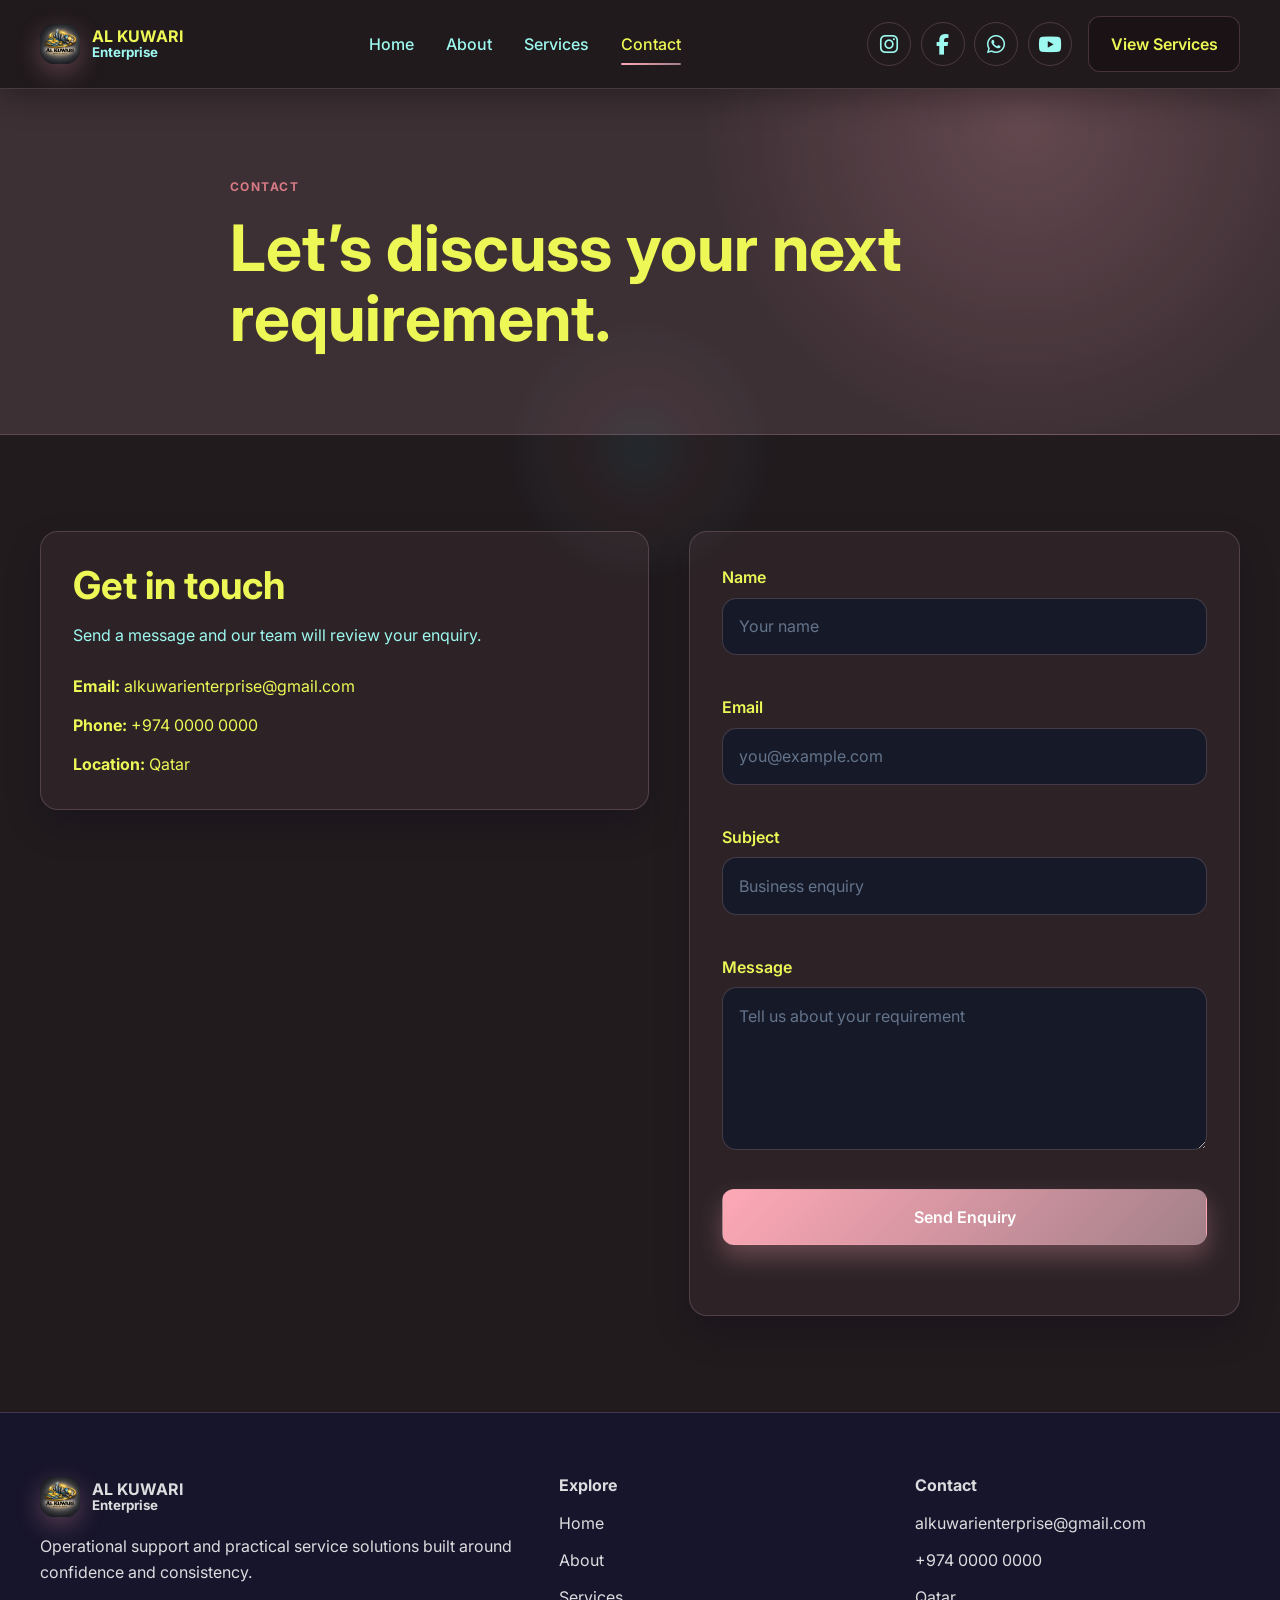
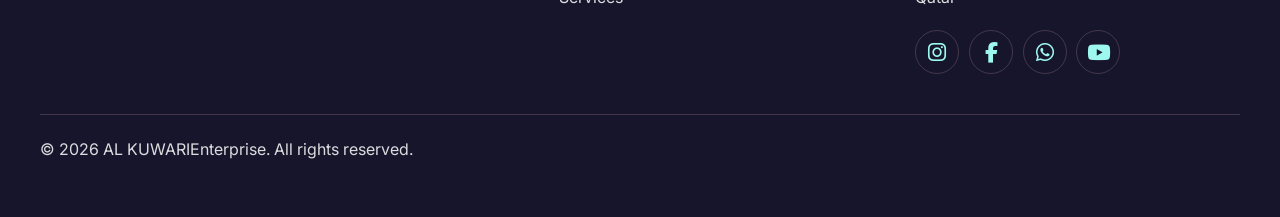
<file: contact.html>
<!DOCTYPE html>
<html lang="en">
  <head>
        <link rel="icon" type="image/png" href="./al kuwari.jpg">

    <meta charset="UTF-8" />
    <meta name="viewport" content="width=device-width, initial-scale=1.0" />
    <meta name="description" content="Contact Al Kuwari Enterprise for trade, maintenance, logistics and business support enquiries." />
    <title>Contact | Al Kuwari Enterprise</title>
    <link rel="preconnect" href="https://fonts.googleapis.com" />
    <link rel="preconnect" href="https://fonts.gstatic.com" crossorigin />
    <link href="https://fonts.googleapis.com/css2?family=Inter:wght@400;500;600;700;800&display=swap" rel="stylesheet" />
    <link rel="stylesheet" href="style.css" />
    <link rel="stylesheet" href="https://cdnjs.cloudflare.com/ajax/libs/font-awesome/6.5.2/css/all.min.css" />
  </head>
  <body>
    <header class="site-header">
      <div class="container nav-wrap">
        <a class="brand" href="index.html" aria-label="Al Kuwari Enterprise home">
          <img class="brand-mark" src="al%20kuwari.jpg" alt="Al Kuwari Enterprise logo" />
          <span class="brand-text">
            <strong>AL KUWARI</strong>
            <small>Enterprise</small>
          </span>
        </a>

        <nav class="main-nav" aria-label="Main navigation">
          <a href="index.html">Home</a>
          <a href="about.html">About</a>
          <a href="services.html">Services</a>
          <a class="active" href="contact.html">Contact</a>
        </nav>

        <div class="nav-actions">
          <div class="social-links" aria-label="Social media links">
            <a href="https://www.instagram.com/alkuwarienterprise/" target="_blank" rel="noopener noreferrer" aria-label="Instagram"><i class="fa-brands fa-instagram" aria-hidden="true"></i></a>
            <a href="https://www.facebook.com/Alkuwarienterprise" target="_blank" rel="noopener noreferrer" aria-label="Facebook"><i class="fa-brands fa-facebook-f" aria-hidden="true"></i></a>
            <a href="https://wa.me/+919890098909" target="_blank" rel="noopener noreferrer" aria-label="WhatsApp"><i class="fa-brands fa-whatsapp" aria-hidden="true"></i></a>
            <a href="https://www.youtube.com/@Alkuwarienterprise" target="_blank" rel="noopener noreferrer" aria-label="YouTube"><i class="fa-brands fa-youtube" aria-hidden="true"></i></a>
          </div>
          <a class="btn btn-outline" href="services.html">View Services</a>
          <button class="nav-toggle" aria-label="Open menu" aria-expanded="false">
            <span></span>
            <span></span>
            <span></span>
          </button>
        </div>
      </div>
    </header>

    <main>
      <section class="page-hero">
        <div class="container narrow">
          <p class="eyebrow eyebrow-dark">Contact</p>
          <h1>Let’s discuss your next requirement.</h1>
        </div>
      </section>

      <section class="section contact-section">
        <div class="container contact-grid">
          <div class="contact-card">
            <h2>Get in touch</h2>
            <p>Send a message and our team will review your enquiry.</p>
            <ul class="contact-list">
              <li><strong>Email:</strong> <a href="mailto:alkuwarienterprise@gmail.com">alkuwarienterprise@gmail.com</a></li>
              <li><strong>Phone:</strong> <a href="tel:+97400000000">+974 0000 0000</a></li>
              <li><strong>Location:</strong> Qatar</li>
            </ul>
          </div>

          <form class="contact-form" novalidate>
            <div class="form-row">
              <label for="name">Name</label>
              <input id="name" name="name" type="text" placeholder="Your name" required />
              <small class="error-message" aria-live="polite"></small>
            </div>

            <div class="form-row">
              <label for="email">Email</label>
              <input id="email" name="email" type="email" placeholder="you@example.com" required />
              <small class="error-message" aria-live="polite"></small>
            </div>

            <div class="form-row">
              <label for="subject">Subject</label>
              <input id="subject" name="subject" type="text" placeholder="Business enquiry" required />
              <small class="error-message" aria-live="polite"></small>
            </div>

            <div class="form-row">
              <label for="message">Message</label>
              <textarea id="message" name="message" rows="5" placeholder="Tell us about your requirement" required></textarea>
              <small class="error-message" aria-live="polite"></small>
            </div>

            <button class="btn btn-primary" type="submit">Send Enquiry</button>
            <p class="form-status" aria-live="polite"></p>
          </form>
        </div>
      </section>
    </main>

    <footer class="site-footer">
      <div class="container footer-grid">
        <div>
          <div class="brand footer-brand">
            <img class="brand-mark" src="al%20kuwari.jpg" alt="Al Kuwari Enterprise logo" />
            <span class="brand-text">
              <strong>AL KUWARI</strong>
              <small>Enterprise</small>
            </span>
          </div>
          <p>Operational support and practical service solutions built around confidence and consistency.</p>
        </div>

        <div>
          <h3>Explore</h3>
          <ul>
            <li><a href="index.html">Home</a></li>
            <li><a href="about.html">About</a></li>
            <li><a href="services.html">Services</a></li>
          </ul>
        </div>

        <div>
          <h3>Contact</h3>
          <ul>
            <li><a href="mailto:alkuwarienterprise@gmail.com">alkuwarienterprise@gmail.com

            </a></li>
            <li><a href="tel:+97400000000">+974 0000 0000</a></li>
            <li><span>Qatar</span></li>
          </ul>
          <div class="social-links footer-social" aria-label="Social media links">
            <a href="https://www.instagram.com/alkuwarienterprise/" target="_blank" rel="noopener noreferrer" aria-label="Instagram"><i class="fa-brands fa-instagram" aria-hidden="true"></i></a>
            <a href="https://www.facebook.com/Alkuwarienterprise" target="_blank" rel="noopener noreferrer" aria-label="Facebook"><i class="fa-brands fa-facebook-f" aria-hidden="true"></i></a>
            <a href="https://wa.me/+919890098909" target="_blank" rel="noopener noreferrer" aria-label="WhatsApp"><i class="fa-brands fa-whatsapp" aria-hidden="true"></i></a>
            <a href="https://www.youtube.com/@Alkuwarienterprise" target="_blank" rel="noopener noreferrer" aria-label="YouTube"><i class="fa-brands fa-youtube" aria-hidden="true"></i></a>
          </div>
        </div>
      </div>
      <div class="container copyright">
        <p>© <span id="year"></span> AL KUWARIEnterprise. All rights reserved.</p>
      </div>
    </footer>

    <script src="script.js"></script>
  </body>
</html>
</file>
<file: style.css>
:root {
  --color-bg: #f4f7fb;
  --color-surface: #ffffff;
  --color-surface-soft: #eef3ff;
  --color-primary: #0f172a;
  --color-accent: #ffa8b6;
  --color-accent-dark: #a28089;
  --color-text: #1f2937;
  --color-muted: #526079;
  --color-border: rgba(15, 23, 42, 0.08);
  --shadow-soft: 0 18px 45px rgba(15, 23, 42, 0.08);
  --radius: 22px;
  --max-width: 1200px;
}

* {
  box-sizing: border-box;
}

html {
  scroll-behavior: smooth;
}

body {
  margin: 0;
  font-family: "Inter", sans-serif;
  background: var(--color-bg);
  color: var(--color-text);
  line-height: 1.65;
}

a {
  color: inherit;
  text-decoration: none;
}

img {
  max-width: 100%;
  display: block;
  height: auto;
}

button,
input,
textarea {
  font: inherit;
}

.container {
  width: min(var(--max-width), calc(100% - 2rem));
  margin: 0 auto;
}

.section {
  padding: 6rem 0;
}

.eyebrow {
  margin: 0 0 1rem;
  color: rgba(255, 255, 255, 0.8);
  text-transform: uppercase;
  letter-spacing: 0.12em;
  font-size: 0.75rem;
  font-weight: 700;
}

.eyebrow-dark {
  color: var(--color-accent);
}

h1, h2, h3, h4 {
  margin-top: 0;
  line-height: 1.1;
  color: var(--color-primary);
}

h1 {
  font-size: clamp(2.5rem, 5vw, 4.5rem);
  margin-bottom: 1rem;
}

h2 {
  font-size: clamp(2rem, 3vw, 3rem);
  margin-bottom: 1rem;
}

p {
  margin-top: 0;
  color: var(--color-muted);
}

.site-header {
  position: sticky;
  top: 0;
  z-index: 1000;
  backdrop-filter: blur(12px);
  background: rgba(244, 247, 251, 0.8);
  border-bottom: 1px solid var(--color-border);
  transition: background 0.35s ease, box-shadow 0.35s ease, border-color 0.35s ease;
}

.site-header.is-scrolled {
  background: rgba(11, 9, 10, 0.98);
  border-bottom-color: rgba(255, 168, 182, 0.3);
  box-shadow: 0 14px 34px rgba(0, 0, 0, 0.3);
}

.nav-wrap {
  display: flex;
  align-items: center;
  justify-content: space-between;
  min-height: 5.5rem;
  gap: 1rem;
}

.brand {
  display: inline-flex;
  align-items: center;
  gap: 0.75rem;
  font-weight: 700;
}

.brand-mark {
  width: 2.5rem;
  height: 2.5rem;
  display: block;
  border-radius: 0.9rem;
  object-fit: cover;
}

.brand-text {
  display: flex;
  flex-direction: column;
  line-height: 1.1;
}

.brand-text strong {
  font-size: 1rem;
}

.brand-text small {
  color: var(--color-muted);
}

.main-nav {
  position: relative;
  display: flex;
  align-items: center;
  gap: 2rem;
}

.main-nav a {
  position: relative;
  font-weight: 500;
  color: var(--color-muted);
  transition: color 0.2s ease;
}

.main-nav a:hover,
.main-nav a:focus-visible,
.main-nav a.active {
  color: var(--color-primary);
}

.main-nav a.active::after {
  content: "";
  position: absolute;
  left: 0;
  bottom: -0.5rem;
  width: 100%;
  height: 2px;
  background: var(--color-accent);
  border-radius: 2px;
}

.nav-hover-indicator {
  position: absolute;
  left: var(--indicator-x, 0px);
  bottom: -0.5rem;
  width: var(--indicator-width, 0px);
  height: 2px;
  border-radius: 2px;
  opacity: 0;
  pointer-events: none;
  background: linear-gradient(90deg, var(--color-accent), #51e2f5);
  transform: translateX(0);
  transition: left 0.3s cubic-bezier(0.22, 1, 0.36, 1), width 0.3s ease, opacity 0.2s ease;
}

.nav-hover-indicator.is-visible {
  opacity: 1;
}

.nav-actions {
  display: flex;
  align-items: center;
  gap: 1rem;
}

.social-links {
  display: flex;
  align-items: center;
  gap: 0.6rem;
}

.social-links a {
  width: 2.75rem;
  height: 2.75rem;
  display: inline-grid;
  place-items: center;
  border: 1px solid var(--color-border);
  border-radius: 50%;
  color: var(--color-muted);
  font-size: 1.3rem;
  transition: color 0.2s ease, background 0.2s ease, border-color 0.2s ease, transform 0.2s ease;
}

.social-links a:hover,
.social-links a:focus-visible {
  background: var(--color-accent);
  border-color: var(--color-accent);
  color: #fff;
  transform: translateY(-2px);
}

.footer-social {
  margin-top: 1.25rem;
}

.btn {
  display: inline-flex;
  align-items: center;
  justify-content: center;
  padding: 0.9rem 1.4rem;
  border-radius: 999px;
  border: 1px solid transparent;
  font-weight: 600;
  transition: all 0.2s ease;
  cursor: pointer;
  position: relative;
  overflow: hidden;
  isolation: isolate;
  transform: translate3d(var(--magnetic-x, 0px), var(--magnetic-y, 0px), 0);
}

.btn:hover,
.btn:focus-visible {
  transform: translate3d(var(--magnetic-x, 0px), calc(var(--magnetic-y, 0px) - 1px), 0);
}

.button-ripple {
  position: absolute;
  z-index: -1;
  width: 0;
  height: 0;
  border-radius: 50%;
  background: rgba(255, 255, 255, 0.28);
  transform: translate(-50%, -50%);
  animation: button-ripple 0.55s ease-out forwards;
  pointer-events: none;
}

.btn-primary {
  background: linear-gradient(135deg, var(--color-accent), var(--color-accent-dark));
  color: #fff;
  box-shadow: 0 16px 28px rgba(255, 168, 182, 0.28);
}

.btn-secondary,
.btn-outline {
  background: transparent;
  border-color: rgba(15, 23, 42, 0.15);
  color: var(--color-primary);
}

.nav-toggle {
  display: none;
  width: 2.75rem;
  height: 2.75rem;
  border: 1px solid var(--color-border);
  background: var(--color-surface);
  border-radius: 12px;
  cursor: pointer;
}

.nav-toggle span {
  display: block;
  width: 1.2rem;
  height: 2px;
  background: var(--color-primary);
  margin: 0.28rem auto;
  border-radius: 20px;
}

.hero {
  background: radial-gradient(circle at top left, rgba(255, 168, 182, 0.16), transparent 30%), linear-gradient(135deg, #30262a 0%, #3d3035 100%);
  padding: 4.5rem 0 2.5rem;
}

.hero-grid,
.highlight-grid,
.story-grid,
.contact-grid,
.mission-grid {
  display: grid;
  grid-template-columns: 1.05fr 0.95fr;
  gap: 2.5rem;
  align-items: center;
}

.hero-copy {
  max-width: 620px;
}

.hero-text {
  font-size: 1.08rem;
  max-width: 50ch;
}

.hero-actions {
  display: flex;
  flex-wrap: wrap;
  gap: 1rem;
  margin: 2rem 0 2.2rem;
}

.hero-metrics {
  list-style: none;
  padding: 0;
  margin: 0;
  display: grid;
  grid-template-columns: repeat(3, minmax(0, 1fr));
  gap: 1.25rem;
}

.hero-metrics li {
  background: rgba(255,255,255,0.5);
  border: 1px solid var(--color-border);
  padding: 1rem 0.9rem;
  border-radius: 1rem;
  text-align: center;
}

.hero-metrics strong,
.hero-metrics span {
  display: block;
}

.hero-metrics strong {
  font-size: 1.05rem;
  margin-bottom: 0.2rem;
  color: var(--color-primary);
}

.hero-metrics span {
  color: var(--color-muted);
  font-size: 0.8rem;
}

.hero-visual {
  position: relative;
}

.hero-image-card {
  background: var(--color-surface);
  padding: 1rem;
  border-radius: 2rem;
  box-shadow: var(--shadow-soft);
  border: 1px solid var(--color-border);
}

.hero-image-card img {
  width: 100%;
  height: 560px;
  object-fit: cover;
  border-radius: 1.5rem;
  aspect-ratio: 4 / 5;
}

.floating-card {
  position: absolute;
  left: -1rem;
  bottom: 2rem;
  background: rgba(15, 23, 42, 0.92);
  color: white;
  padding: 1rem 1.1rem;
  border-radius: 1rem;
  max-width: 230px;
  box-shadow: var(--shadow-soft);
}

.badge {
  display: inline-block;
  background: rgba(255, 168, 182, 0.18);
  color: #ffd9bc;
  border-radius: 999px;
  padding: 0.35rem 0.7rem;
  font-size: 0.7rem;
  margin-bottom: 0.5rem;
}

.floating-card strong,
.floating-card small {
  display: block;
}

.floating-card small {
  color: rgba(255,255,255,0.8);
}

.trust-bar {
  background: var(--color-primary);
  color: #fff;
  padding: 1.2rem 0;
}

.trust-items {
  display: grid;
  grid-template-columns: repeat(5, minmax(0, 1fr));
  gap: 1rem;
  text-align: center;
}

.trust-items div {
  font-weight: 600;
  opacity: 0.85;
}

.split-layout {
  display: grid;
  grid-template-columns: 1fr 1fr;
  gap: 2rem;
  align-items: end;
}

.section-heading {
  margin-bottom: 2.5rem;
}

.section-heading.centered {
  text-align: center;
}

.cards-grid {
  display: grid;
  grid-template-columns: repeat(3, minmax(0, 1fr));
  gap: 1.5rem;
}

.service-card,
.info-card {
  background: var(--color-surface);
  border: 1px solid var(--color-border);
  border-radius: var(--radius);
  padding: 1.8rem;
  box-shadow: 0 8px 25px rgba(15,23,42,0.04);
}

.card-icon {
  display: inline-flex;
  align-items: center;
  justify-content: center;
  width: 2.8rem;
  height: 2.8rem;
  border-radius: 0.8rem;
  background: rgba(255, 168, 182, 0.1);
  color: var(--color-accent-dark);
  font-weight: 700;
  margin-bottom: 1rem;
}

.service-catalog {
  --service-bg: #0f172a;
  --service-card: #1e293b;
  --service-indigo: #51e2f5;
  --service-purple: #ffa8b6;
  --service-cyan: #9df9ef;
  background: var(--service-bg);
}

.service-catalog .section-heading {
  max-width: 760px;
  margin-right: auto;
  margin-left: auto;
}

.service-catalog .section-heading h2,
.service-category-heading h3,
.service-catalog .service-card h3 {
  color: #f8fafc;
}

.service-category + .service-category {
  margin-top: 4.5rem;
}

.service-category-heading {
  margin-bottom: 1.5rem;
}

.service-category-heading h3 {
  margin-bottom: 0;
  font-size: clamp(1.45rem, 2.5vw, 2rem);
}

.service-catalog-grid {
  display: grid;
  grid-template-columns: repeat(3, minmax(0, 1fr));
  gap: 1.25rem;
}

.service-catalog .service-card {
  min-height: 235px;
  display: flex;
  flex-direction: column;
  padding: 1.6rem;
  background: rgba(30, 41, 59, 0.82);
  border: 1px solid rgba(148, 163, 184, 0.18);
  border-radius: 18px;
  box-shadow: 0 16px 36px rgba(2, 6, 23, 0.28);
  transition: transform 0.28s ease, border-color 0.28s ease, box-shadow 0.28s ease;
}

.service-catalog .service-card .card-icon {
  width: 3.1rem;
  height: 3.1rem;
  flex: 0 0 auto;
  margin-bottom: 1.25rem;
  border: 1px solid rgba(81, 226, 245, 0.28);
  border-radius: 0.9rem;
  background: linear-gradient(135deg, rgba(81, 226, 245, 0.2), rgba(255, 168, 182, 0.16));
  color: #51e2f5;
  font-size: 1.25rem;
  transition: transform 0.28s ease, color 0.28s ease, background 0.28s ease;
}

.service-catalog .service-card h3 {
  margin-bottom: 0.65rem;
  font-size: 1.08rem;
}

.service-catalog .service-card p {
  margin-bottom: 0;
  color: #cbd5e1;
  font-size: 0.94rem;
  line-height: 1.65;
}

.service-catalog .service-card:hover,
.service-catalog .service-card:focus-within {
  transform: translateY(-5px);
  border-color: rgba(81, 226, 245, 0.55);
  box-shadow: 0 20px 44px rgba(2, 6, 23, 0.38), 0 0 24px rgba(81, 226, 245, 0.1);
}

.service-catalog .service-card:hover .card-icon,
.service-catalog .service-card:focus-within .card-icon {
  transform: translateY(-3px);
  color: #9df9ef;
  background: linear-gradient(135deg, rgba(81, 226, 245, 0.3), rgba(157, 249, 239, 0.2));
}

.highlight-section,
.about-story,
.values-section,
.service-detail-section,
.why-section {
  background: #fff;
}

.highlight-media img,
.story-image img,
.service-image img {
  width: 100%;
  border-radius: var(--radius);
  box-shadow: var(--shadow-soft);
  aspect-ratio: 4 / 3;
  object-fit: cover;
  transition: transform 0.35s ease, filter 0.35s ease;
}

.highlight-media,
.story-image,
.service-image {
  overflow: hidden;
  border-radius: var(--radius);
}

.highlight-media:hover img,
.story-image:hover img,
.service-image:hover img {
  transform: scale(1.025);
  filter: saturate(1.06);
}

.highlight-content {
  padding-left: 1rem;
}

.check-list {
  list-style: none;
  padding: 0;
  margin: 1.5rem 0 2rem;
}

.check-list li {
  position: relative;
  padding-left: 1.9rem;
  margin-bottom: 0.9rem;
  color: var(--color-text);
}

.check-list li::before {
  content: "✓";
  position: absolute;
  left: 0;
  top: 0;
  color: var(--color-accent-dark);
  font-weight: 700;
}

.category-grid {
  display: grid;
  grid-template-columns: repeat(3, minmax(0, 1fr));
  gap: 1.5rem;
}

.category-item {
  background: rgba(255,255,255,0.7);
  border: 1px solid var(--color-border);
  border-radius: 1.1rem;
  overflow: hidden;
}

.category-item img {
  width: 100%;
  height: 220px;
  object-fit: cover;
  aspect-ratio: 4 / 3;
  background: #e7edf5;
  transition: transform 0.35s ease, filter 0.35s ease;
}

.category-item:hover img {
  transform: scale(1.04);
  filter: saturate(1.08);
}

.category-item h3 {
  padding: 1rem 1.2rem 1.4rem;
  margin: 0;
  font-size: 1.1rem;
}

.cta-section {
  padding-top: 2rem;
  padding-bottom: 6rem;
}

.cta-box {
  background: linear-gradient(135deg, #0f172a, #1d3557);
  border-radius: 2rem;
  padding: 2rem 2.2rem;
  display: flex;
  align-items: center;
  justify-content: space-between;
  gap: 1.5rem;
}

.cta-box h2,
.cta-box p {
  color: #fff;
}

.site-footer {
  background: #0b1220;
  color: rgba(255,255,255,0.8);
  padding-top: 4rem;
}

.footer-grid {
  display: grid;
  grid-template-columns: 1.2fr 0.8fr 0.8fr;
  gap: 2rem;
}

.footer-brand {
  margin-bottom: 1rem;
}

.footer-brand .brand-text strong,
.footer-brand .brand-text small,
.site-footer h3,
.site-footer li,
.site-footer p {
  color: rgba(255,255,255,0.85);
}

.site-footer h3 {
  margin-bottom: 1rem;
  font-size: 1rem;
}

.site-footer ul {
  list-style: none;
  margin: 0;
  padding: 0;
}

.site-footer li {
  margin-bottom: 0.65rem;
}

.site-footer a:hover,
.site-footer a:focus-visible {
  color: #fff;
}

.copyright {
  border-top: 1px solid rgba(255,255,255,0.08);
  margin-top: 2.5rem;
  padding: 1.3rem 0 2.4rem;
}

.page-hero {
  background: linear-gradient(135deg, rgba(15,23,42,0.05), rgba(249,115,22,0.08));
  padding: 4.5rem 0 3rem;
}

.narrow {
  max-width: 820px;
}

.story-grid {
  gap: 3rem;
}

.story-copy p {
  margin-bottom: 1.1rem;
}

.mission-grid {
  gap: 1.5rem;
}

.mission-box {
  background: linear-gradient(135deg, rgba(15,23,42,0.96), rgba(29,53,87,0.95));
  padding: 2rem;
  border-radius: var(--radius);
  min-height: 220px;
  display: flex;
  flex-direction: column;
  justify-content: center;
}

.mission-box h3,
.mission-box p {
  color: #fff;
}

.service-list {
  display: grid;
  gap: 2rem;
}

.service-feature {
  display: grid;
  grid-template-columns: 1fr 1fr;
  gap: 2rem;
  align-items: center;
  background: var(--color-surface);
  border: 1px solid var(--color-border);
  border-radius: var(--radius);
  padding: 1.5rem;
  box-shadow: 0 12px 28px rgba(15, 23, 42, 0.04);
}

.service-feature.reverse .service-image {
  order: 2;
}

.service-feature.reverse .service-copy {
  order: 1;
}

.service-copy h2 {
  margin-bottom: 0.8rem;
}

.process-grid {
  grid-template-columns: repeat(3, minmax(0, 1fr));
}

.contact-grid {
  align-items: start;
}

.contact-card,
.contact-form {
  background: var(--color-surface);
  border: 1px solid var(--color-border);
  border-radius: var(--radius);
  padding: 2rem;
  box-shadow: 0 12px 28px rgba(15,23,42,0.04);
}

.contact-list {
  list-style: none;
  padding: 0;
  margin: 1.5rem 0 0;
  display: grid;
  gap: 0.8rem;
  color: var(--color-text);
}

.contact-form {
  display: grid;
  gap: 1rem;
}

.form-row {
  display: grid;
  gap: 0.45rem;
}

.form-row label {
  font-weight: 600;
  color: var(--color-primary);
}

.form-row input,
.form-row textarea {
  width: 100%;
  border: 1px solid rgba(15, 23, 42, 0.14);
  border-radius: 0.9rem;
  background: #f8fafc;
  padding: 0.9rem 1rem;
  color: var(--color-primary);
}

.form-row input:focus,
.form-row textarea:focus {
  outline: 3px solid rgba(255, 168, 182, 0.15);
  border-color: rgba(255, 168, 182, 0.35);
}

.error-message {
  min-height: 1rem;
  color: #c92c2c;
  font-size: 0.8rem;
}

.form-status {
  margin: 0;
  min-height: 1.4rem;
  font-weight: 600;
  color: #0f7a4d;
}

@media (max-width: 900px) {
  .cursor-glow {
    display: none;
  }

  .main-nav {
    position: absolute;
    top: 100%;
    left: 0;
    right: 0;
    padding: 1rem 1rem 1.4rem;
    background: rgba(244, 247, 251, 0.98);
    border-bottom: 1px solid var(--color-border);
    display: none;
    flex-direction: column;
    align-items: flex-start;
    gap: 0.8rem;
  }

  .main-nav.open {
    display: flex;
  }

  .nav-toggle {
    display: block;
  }

  .hero-grid,
  .highlight-grid,
  .story-grid,
  .contact-grid,
  .service-feature,
  .mission-grid,
  .split-layout,
  .footer-grid {
    grid-template-columns: 1fr;
  }

  .cards-grid,
  .category-grid,
  .trust-items,
  .service-catalog-grid {
    grid-template-columns: repeat(2, minmax(0, 1fr));
  }

  .cta-box {
    flex-direction: column;
    align-items: flex-start;
  }

  .social-links a {
    width: 2.4rem;
    height: 2.4rem;
    font-size: 1.15rem;
  }
}

@media (max-width: 560px) {
  .section {
    padding: 4.5rem 0;
  }

  .hero {
    padding-top: 3rem;
  }

  .hero-metrics,
  .cards-grid,
  .category-grid,
  .trust-items,
  .process-grid,
  .service-catalog-grid {
    grid-template-columns: 1fr;
  }

  .nav-actions .btn-outline {
    display: none;
  }

  .hero-image-card img {
    height: 400px;
  }
}

/* Shared visual system */
:root {
  --color-bg: #211b1e;
  --color-surface: #30262a;
  --color-surface-soft: #3d3035;
  --color-primary: #edf756;
  --color-accent: #ffa8b6;
  --color-accent-dark: #a28089;
  --color-text: #edf756;
  --color-muted: #9df9ef;
  --color-border: rgba(162, 128, 137, 0.32);
  --shadow-soft: 0 24px 60px rgba(0, 0, 0, 0.45);
  --radius: 18px;
}

body {
  background: var(--color-bg);
  color: var(--color-text);
  font-family: "Inter", "Segoe UI", sans-serif;
}

h1, h2, h3, h4,
.hero-metrics strong,
.brand-text strong {
  color: var(--color-primary);
}

p,
.hero-metrics span,
.brand-text small {
  color: var(--color-muted);
}

.site-header {
  background: rgba(33, 27, 30, 0.92);
  border-bottom-color: var(--color-border);
  box-shadow: 0 10px 30px rgba(0, 0, 0, 0.3);
}

.brand-mark {
  box-shadow: 0 8px 24px rgba(255, 168, 182, 0.28);
}

.main-nav a {
  color: var(--color-muted);
}

.main-nav a:hover,
.main-nav a:focus-visible,
.main-nav a.active {
  color: var(--color-primary);
}

.main-nav a.active::after {
  background: linear-gradient(90deg, var(--color-accent), var(--color-accent-dark));
}

.btn {
  border-radius: 12px;
  padding: 0.85rem 1.35rem;
  transition: transform 0.2s ease, box-shadow 0.2s ease, background 0.2s ease, border-color 0.2s ease;
}

.btn-primary {
  background: linear-gradient(135deg, var(--color-accent), var(--color-accent-dark));
  box-shadow: 0 12px 25px rgba(255, 168, 182, 0.28);
}

.btn-primary:hover,
.btn-primary:focus-visible {
  box-shadow: 0 16px 32px rgba(255, 168, 182, 0.4);
}

.btn-secondary,
.btn-outline {
  background: rgba(26, 17, 19, 0.7);
  border-color: var(--color-border);
  color: var(--color-primary);
}

.btn-secondary:hover,
.btn-secondary:focus-visible,
.btn-outline:hover,
.btn-outline:focus-visible {
  background: rgba(255, 168, 182, 0.18);
  border-color: rgba(255, 168, 182, 0.6);
}

.nav-toggle {
  background: var(--color-surface);
  border-color: var(--color-border);
}

.nav-toggle span {
  background: var(--color-primary);
}

.hero {
  background: radial-gradient(circle at 78% 18%, rgba(255, 168, 182, 0.2), transparent 28%), radial-gradient(circle at 8% 22%, rgba(81, 226, 245, 0.14), transparent 24%), var(--color-bg);
  padding: 6.5rem 0 4rem;
}

.eyebrow-dark {
  color: #d77a86;
}

.hero-text {
  color: var(--color-muted);
}

.hero-metrics li,
.category-item {
  background: rgba(26, 17, 19, 0.78);
  border-color: var(--color-border);
}

.hero-image-card {
  background: rgba(26, 17, 19, 0.82);
  border-color: var(--color-border);
  box-shadow: var(--shadow-soft);
}

.hero-image-card img {
  filter: saturate(0.9) contrast(1.04);
}

.floating-card {
  background: rgba(26, 17, 19, 0.96);
  border: 1px solid rgba(196, 173, 177, 0.2);
  box-shadow: var(--shadow-soft);
}

.badge {
  background: rgba(255, 168, 182, 0.2);
  color: #edf756;
}

.trust-bar,
.site-footer {
  background: #17152b;
}

.trust-items div {
  color: var(--color-secondary, #cbd5e1);
}

.section {
  background: var(--color-bg);
}

.intro-section,
.service-overview,
.sectors-section,
.contact-section,
.mission-section {
  background: var(--color-bg);
}

.highlight-section,
.about-story,
.values-section,
.service-detail-section,
.why-section {
  background: var(--color-surface-soft);
}

.service-card,
.info-card,
.contact-card,
.contact-form,
.service-feature {
  background: rgba(48, 38, 42, 0.82);
  border-color: var(--color-border);
  box-shadow: 0 16px 36px rgba(2, 6, 23, 0.2);
}

.service-card,
.info-card,
.category-item,
.service-feature,
.contact-card,
.contact-form {
  transition: transform 0.2s ease, border-color 0.2s ease, box-shadow 0.2s ease;
}

.service-card:hover,
.info-card:hover,
.category-item:hover,
.service-feature:hover {
  transform: translateY(-4px);
  border-color: rgba(255, 168, 182, 0.52);
  box-shadow: 0 20px 44px rgba(2, 6, 23, 0.3);
}

.card-icon {
  background: rgba(255, 168, 182, 0.16);
  color: #51e2f5;
}

.check-list li {
  color: var(--color-secondary, #cbd5e1);
}

.check-list li::before {
  color: #51e2f5;
}

.category-item img {
  background: #172033;
}

.cta-box,
.mission-box {
  background: linear-gradient(135deg, #1e293b, #312e81);
  border: 1px solid rgba(255, 168, 182, 0.3);
  box-shadow: var(--shadow-soft);
}

.page-hero {
  background: radial-gradient(circle at 80% 10%, rgba(255, 168, 182, 0.2), transparent 30%), var(--color-surface-soft);
  border-bottom: 1px solid var(--color-border);
  padding: 5.5rem 0 4rem;
}

.highlight-media img,
.story-image img,
.service-image img {
  box-shadow: var(--shadow-soft);
}

.site-footer {
  border-top: 1px solid var(--color-border);
}

.copyright {
  border-top-color: var(--color-border);
}

.site-footer a:hover,
.site-footer a:focus-visible {
  color: #51e2f5;
}

.form-row label {
  color: var(--color-primary);
}

.form-row input,
.form-row textarea {
  background: rgba(15, 23, 42, 0.72);
  border-color: var(--color-border);
  color: var(--color-primary);
}

.form-row input::placeholder,
.form-row textarea::placeholder {
  color: #64748b;
}

.form-row input:focus,
.form-row textarea:focus {
  outline: 3px solid rgba(255, 168, 182, 0.2);
  border-color: rgba(255, 168, 182, 0.7);
}

.form-status {
  color: #5eead4;
}

@media (max-width: 900px) {
  .main-nav {
    background: rgba(15, 23, 42, 0.98);
    border-bottom-color: var(--color-border);
  }
}

@media (max-width: 560px) {
  .hero {
    padding-top: 4.5rem;
  }

  .page-hero {
    padding-top: 4.5rem;
  }
}

/* Motion and interaction system */
@keyframes hero-rise {
  from {
    opacity: 0;
    transform: translateY(18px);
  }
  to {
    opacity: 1;
    transform: translateY(0);
  }
}

@keyframes hero-visual-enter {
  from {
    opacity: 0;
    transform: translate3d(0, 16px, 0) scale(0.97);
  }
  to {
    opacity: 1;
    transform: translate3d(0, 0, 0) scale(1);
  }
}

@keyframes glow-drift {
  0%, 100% {
    transform: translate3d(0, 0, 0) scale(1);
  }
  50% {
    transform: translate3d(18px, 10px, 0) scale(1.04);
  }
}

@keyframes button-ripple {
  from {
    width: 0;
    height: 0;
    opacity: 0.7;
  }
  to {
    width: 220px;
    height: 220px;
    opacity: 0;
  }
}

.hero {
  isolation: isolate;
  overflow: hidden;
  position: relative;
  --pointer-x: 0px;
  --pointer-y: 0px;
}

.hero::before {
  content: "";
  position: absolute;
  z-index: -1;
  top: 8%;
  right: 12%;
  width: 22rem;
  height: 22rem;
  border-radius: 50%;
  background: radial-gradient(circle, rgba(255, 168, 182, 0.16), transparent 68%);
  filter: blur(8px);
  pointer-events: none;
  transform: translate3d(var(--pointer-x), var(--pointer-y), 0);
  transition: transform 0.35s ease-out;
}

.hero::after {
  content: "";
  position: absolute;
  z-index: -1;
  left: 42%;
  top: 12%;
  width: 28rem;
  height: 28rem;
  border-radius: 50%;
  background: radial-gradient(circle, rgba(81, 226, 245, 0.1), transparent 68%);
  filter: blur(10px);
  pointer-events: none;
  transform: translate3d(calc(var(--pointer-x) * -0.45), calc(var(--pointer-y) * -0.45), 0);
  transition: transform 0.45s ease-out;
}

.hero-copy > .eyebrow,
.hero-copy > h1,
.hero-copy > .hero-text,
.hero-copy > .hero-actions,
.hero-copy > .hero-metrics {
  opacity: 0;
  animation: hero-rise 0.7s cubic-bezier(0.22, 1, 0.36, 1) forwards;
}

.hero-copy > .eyebrow { animation-delay: 80ms; }
.hero-copy > h1 { animation-delay: 160ms; }
.hero-copy > .hero-text { animation-delay: 240ms; }
.hero-copy > .hero-actions { animation-delay: 320ms; }
.hero-copy > .hero-metrics { animation-delay: 400ms; }

.hero-visual {
  opacity: 0;
  animation: hero-visual-enter 0.9s 180ms cubic-bezier(0.22, 1, 0.36, 1) forwards;
}

.hero-image-card,
.floating-card {
  transition: transform 0.35s ease, box-shadow 0.35s ease;
  will-change: transform;
}

.hero-image-card {
  transform: translate3d(var(--parallax-x, 0px), var(--parallax-y, 0px), 0);
}

.hero-image-card:hover {
  transform: translate3d(var(--parallax-x, 0px), calc(var(--parallax-y, 0px) - 5px), 0);
  box-shadow: 0 30px 70px rgba(2, 6, 23, 0.44);
}

.floating-card:hover {
  transform: translate3d(calc(var(--parallax-x, 0px) * -1), calc((var(--parallax-y, 0px) * -1) - 4px), 0);
}

.floating-card {
  transform: translate3d(calc(var(--parallax-x, 0px) * -1), calc(var(--parallax-y, 0px) * -1), 0);
}

.btn {
  will-change: transform;
  transition: transform 0.25s cubic-bezier(0.22, 1, 0.36, 1), box-shadow 0.25s ease, background 0.3s ease, border-color 0.25s ease;
}

.btn:active {
  transform: translateY(1px) scale(0.985);
}

.main-nav a::after {
  transform: scaleX(0);
  transform-origin: right;
  transition: transform 0.25s ease, background 0.25s ease;
}

.main-nav a:hover::after,
.main-nav a:focus-visible::after,
.main-nav a.active::after {
  transform: scaleX(1);
  transform-origin: left;
}

.reveal-ready .reveal {
  opacity: 0;
  transform: translateY(25px);
  transition: opacity 0.7s ease, transform 0.7s cubic-bezier(0.22, 1, 0.36, 1);
}

.reveal-ready .reveal.is-visible {
  opacity: 1;
  transform: translateY(0);
  transition-delay: var(--reveal-delay, 0ms);
}

.cursor-glow {
  position: fixed;
  z-index: 1200;
  top: 0;
  left: 0;
  width: 17rem;
  height: 17rem;
  border-radius: 50%;
  pointer-events: none;
  opacity: 0.48;
  background: radial-gradient(circle, rgba(81, 226, 245, 0.16), rgba(255, 168, 182, 0.08) 34%, rgba(157, 249, 239, 0.05) 55%, transparent 72%);
  filter: blur(8px);
  transform: translate3d(50vw, 50vh, 0) translate(-50%, -50%);
  transition: opacity 0.3s ease;
  will-change: transform;
}

.tilt-card {
  position: relative;
  overflow: hidden;
  transform: perspective(900px) rotateX(var(--tilt-x, 0deg)) rotateY(var(--tilt-y, 0deg)) translateY(0);
  transition: transform 0.28s cubic-bezier(0.22, 1, 0.36, 1), border-color 0.28s ease, box-shadow 0.28s ease;
  will-change: transform;
}

.tilt-card::after {
  content: "";
  position: absolute;
  inset: 0;
  pointer-events: none;
  opacity: 0;
  background: radial-gradient(circle at var(--mouse-x, 50%) var(--mouse-y, 50%), rgba(81, 226, 245, 0.17), transparent 42%);
  transition: opacity 0.28s ease;
}

.tilt-card:hover,
.tilt-card:focus-within {
  transform: perspective(900px) rotateX(var(--tilt-x, 0deg)) rotateY(var(--tilt-y, 0deg)) translateY(-5px);
  border-color: rgba(81, 226, 245, 0.58);
  box-shadow: 0 24px 50px rgba(2, 6, 23, 0.38), 0 0 28px rgba(81, 226, 245, 0.1);
}

.tilt-card:hover::after,
.tilt-card:focus-within::after {
  opacity: 1;
}

.tilt-card .card-icon,
.tilt-card img {
  transition: transform 0.35s cubic-bezier(0.22, 1, 0.36, 1), filter 0.35s ease;
}

.tilt-card:hover .card-icon {
  transform: translate3d(3px, -3px, 0) scale(1.05) rotate(2deg);
}

.tilt-card:hover img {
  transform: scale(1.045) translate3d(2px, -2px, 0);
  filter: saturate(1.08) contrast(1.03);
}

.scroll-progress {
  position: fixed;
  top: 0;
  left: 0;
  z-index: 1100;
  width: 100%;
  height: 3px;
  pointer-events: none;
  transform: scaleX(0);
  transform-origin: left center;
  background: linear-gradient(90deg, var(--color-accent), #51e2f5, #9df9ef);
  box-shadow: 0 0 14px rgba(81, 226, 245, 0.55);
}

@media (max-width: 900px) {
  .main-nav {
    display: flex;
    visibility: hidden;
    opacity: 0;
    pointer-events: none;
    transform: translateY(-8px);
    transition: opacity 0.25s ease, transform 0.25s ease, visibility 0.25s ease;
  }

  .main-nav.open {
    visibility: visible;
    opacity: 1;
    pointer-events: auto;
    transform: translateY(0);
  }

  .nav-toggle span {
    transition: transform 0.25s ease, opacity 0.2s ease;
  }

  .nav-toggle.open span:nth-child(1) {
    transform: translateY(6px) rotate(45deg);
  }

  .nav-toggle.open span:nth-child(2) {
    opacity: 0;
    transform: scaleX(0.4);
  }

  .nav-toggle.open span:nth-child(3) {
    transform: translateY(-6px) rotate(-45deg);
  }
}

@media (prefers-reduced-motion: reduce) {
  html {
    scroll-behavior: auto;
  }

  *,
  *::before,
  *::after {
    animation-duration: 0.01ms !important;
    animation-iteration-count: 1 !important;
    transition-duration: 0.01ms !important;
    scroll-behavior: auto !important;
  }

  .reveal-ready .reveal {
    opacity: 1;
    transform: none;
  }

  .cursor-glow,
  .nav-hover-indicator {
    display: none;
  }

  .hero::before,
  .hero::after {
    transform: none;
  }

  .tilt-card,
  .tilt-card:hover,
  .tilt-card:focus-within,
  .hero-image-card,
  .floating-card,
  .btn,
  .btn:hover,
  .btn:focus-visible {
    transform: none;
  }
}
</file>
